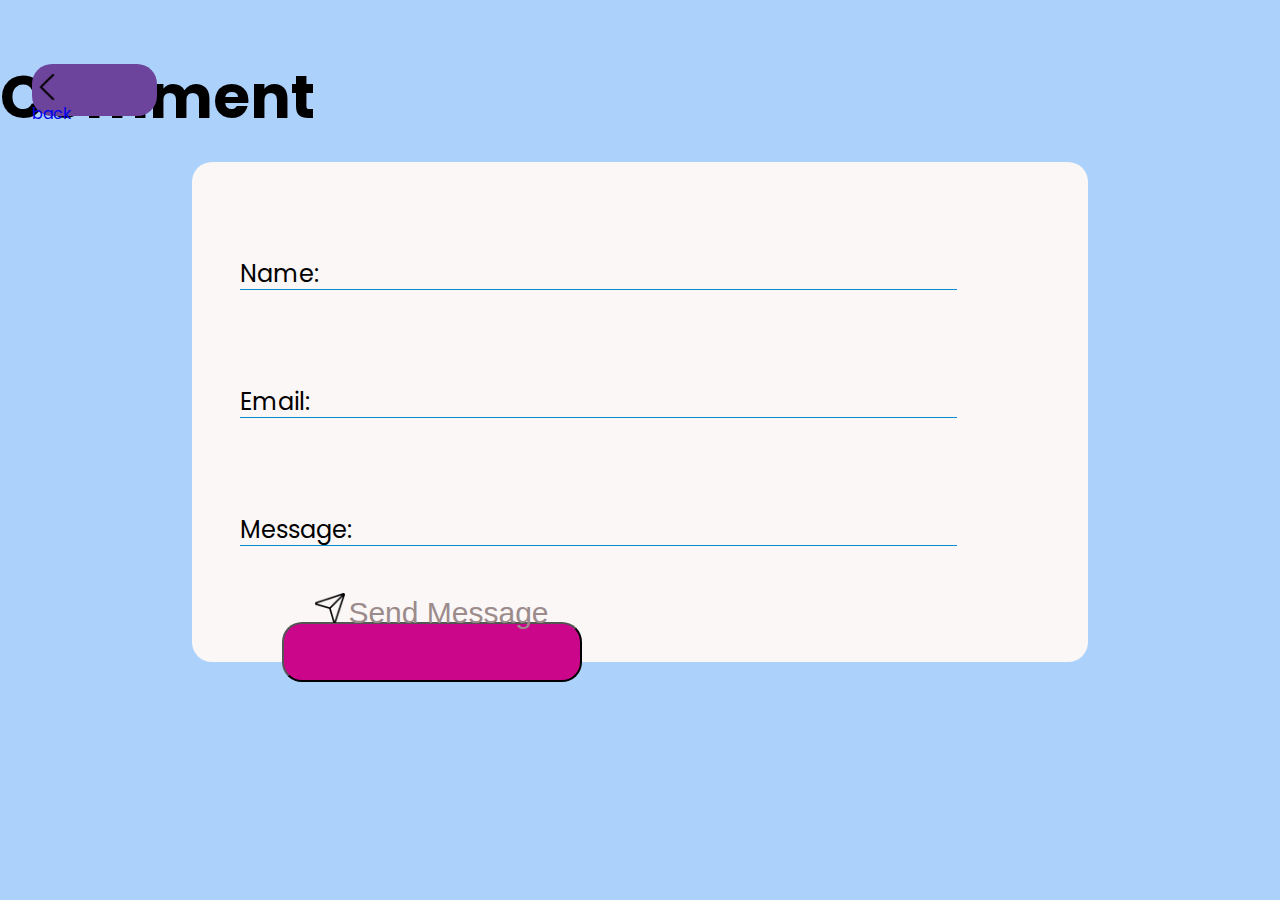
<file: comment.html>
<!DOCTYPE html>
<html lang="en">
<head>
    <meta charset="UTF-8">
    <meta name="viewport" content="width=device-width, initial-scale=1.0">
    <title>Careers related IT</title>
    <!-- link logo Website -->
    <link rel="shortcut icon" href="./Picture/icon.png" type="image/x-icon">
    <!-- link css ana Botstrap css -->
    <link rel="stylesheet" href="Style.css">
    <link href="https://cdn.jsdelivr.net/npm/bootstrap@5.0.2/dist/css/bootstrap.min.css" rel="stylesheet" integrity="sha384-EVSTQN3/azprG1Anm3QDgpJLIm9Nao0Yz1ztcQTwFspd3yD65VohhpuuCOmLASjC" crossorigin="anonymous">
    <!-- Link Bootstrap Javascript -->
    <script src="https://cdn.jsdelivr.net/npm/bootstrap@5.0.2/dist/js/bootstrap.bundle.min.js" integrity="sha384-MrcW6ZMFYlzcLA8Nl+NtUVF0sA7MsXsP1UyJoMp4YLEuNSfAP+JcXn/tWtIaxVXM" crossorigin="anonymous"></script>
</head>
<body>
    <nav id="comment">
        <a href="./Indxe.html">
            <div class="arrow d-flex">
                <img src="./Picture/picture arrow.png" alt="">
                <p class="fs-3 text-white">back</p>
            </div>
        </a>
        <div class="sec-logo text-center mt-5">
            <h1>Comment</h1>
        </div>
        <form class="box-login">
            <div class="user-box">
               <input type="name" name="" required="">
               <label for="name">Name:</label>
            </div>
            <div class="user-box">
               <input type="name" name="email" required="">
               <label for="name">Email:</label>
            </div>
            <div class="user-box">
               <input type="name" name="" required="">
               <label for="name">Message:</label>
            </div>
            <button class="send">
                <img src="./Picture/send.png" alt="">
                <a href="" class="message">Send Message</a>
            </button>
        </form>
    </nav>
</body>
</html>
</file>
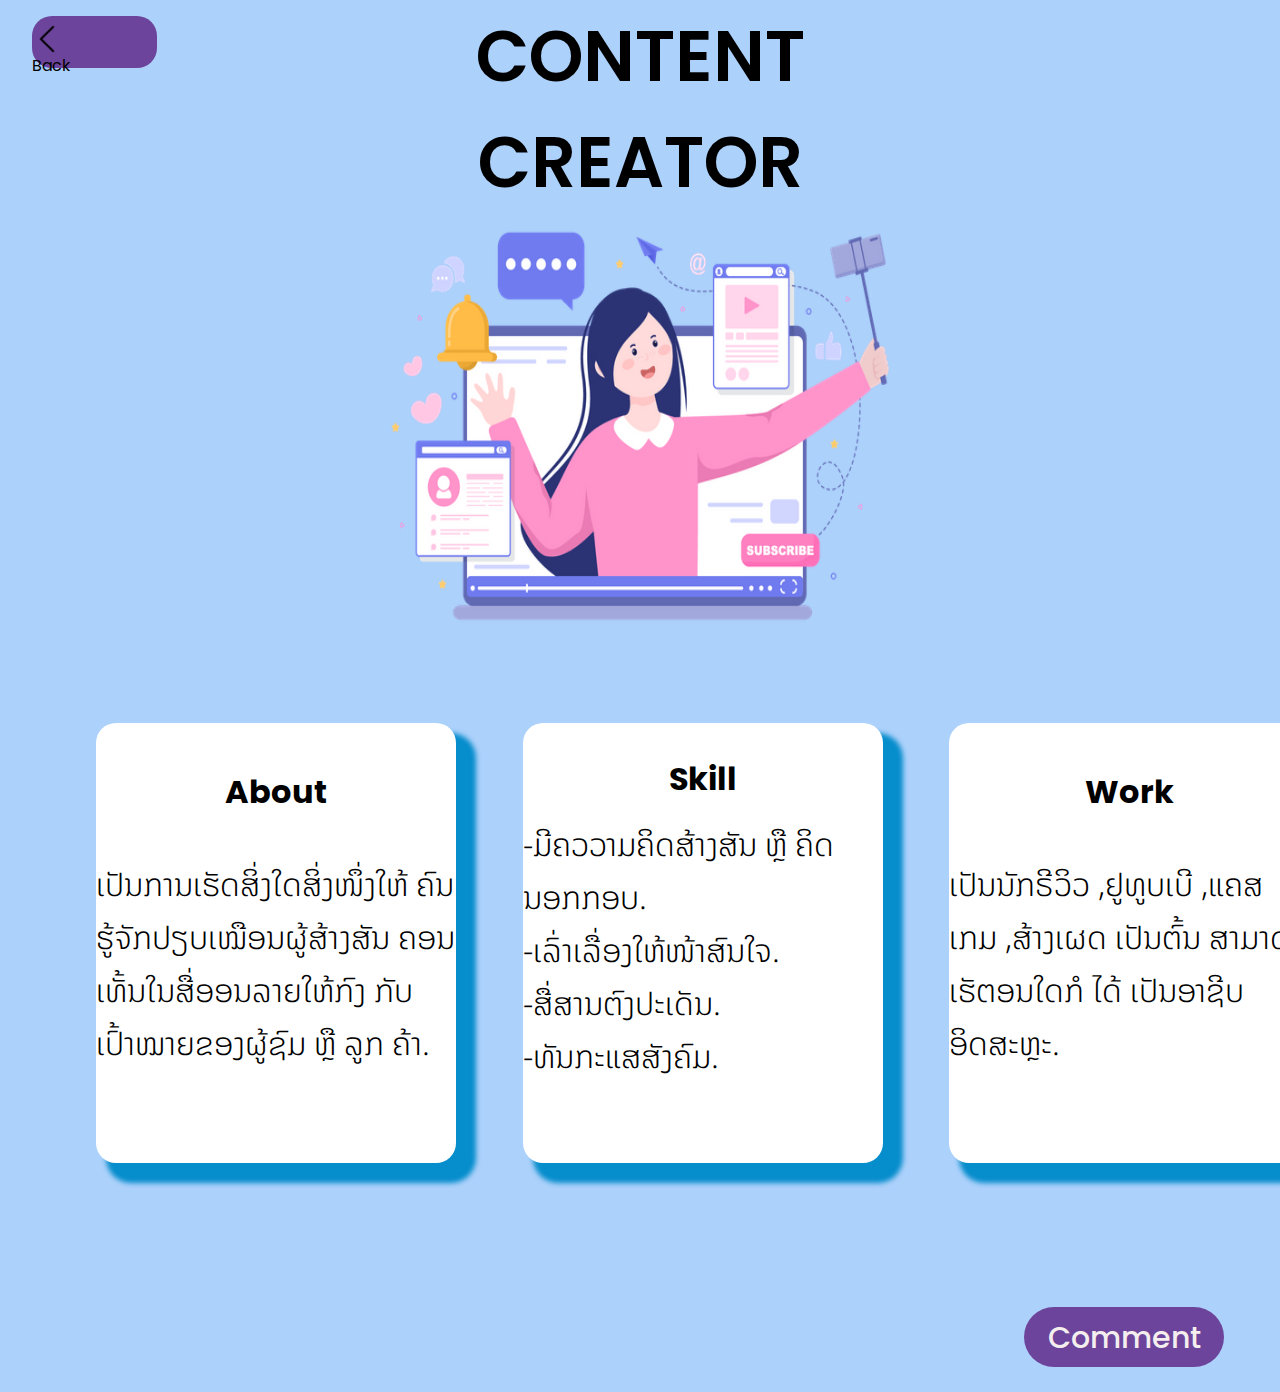
<file: Careers/Conten.html>
<!DOCTYPE html>
<html lang="en">
<head>
    <meta charset="UTF-8">
    <meta name="viewport" content="width=device-width, initial-scale=1.0">
    <title>Careers related IT</title>
    <!-- link logo Website -->
    <link rel="shortcut icon" href="../Picture/icon.png" type="image/x-icon">
    <!-- link css ana Botstrap css -->
    <link rel="stylesheet" href="../Style.css">
    <link href="https://cdn.jsdelivr.net/npm/bootstrap@5.0.2/dist/css/bootstrap.min.css" rel="stylesheet" integrity="sha384-EVSTQN3/azprG1Anm3QDgpJLIm9Nao0Yz1ztcQTwFspd3yD65VohhpuuCOmLASjC" crossorigin="anonymous">
    <!-- Link Bootstrap Javascript -->
    <script src="https://cdn.jsdelivr.net/npm/bootstrap@5.0.2/dist/js/bootstrap.bundle.min.js" integrity="sha384-MrcW6ZMFYlzcLA8Nl+NtUVF0sA7MsXsP1UyJoMp4YLEuNSfAP+JcXn/tWtIaxVXM" crossorigin="anonymous"></script>
</head>
<body>
    <section id="content">
        <div class="arrow ms-3 mt-6 d-flex" onclick="location.href = '../Indxe.html'">
            <img src="../Picture/picture arrow.png" alt="">
            <p class="fs-3 text-white">Back</p>
        </div>
        <div class="section d-flex">
            <div class="picture-name">
                <h1>CONTENT<br>CREATOR</h1>
            </div>
            <div class="picture">
                <img src="../Picture/contact.webp" alt="">
            </div>
        </div>
        <div class="box-contact">
            <div class="box-1">
                <h1 class="pt-4">About</h1>
                <p class="document start ms-3">
                    ເປັນການເຮັດສິ່ງໃດສິ່ງໜຶ່ງໃຫ້
                    ຄົນຮູ້ຈັກປຽບເໝືອນຜູ້ສ້າງສັນ
                    ຄອນເທັ້ນໃນສື່ອອນລາຍໃຫ້ກົງ
                    ກັບເປົ້າໝາຍຂອງຜູ້ຊົມ ຫຼື ລູກ
                    ຄ້າ.
                </p>
            </div>
            <div class="box-1">
                <h1 class="pt-4">Skill</h1>
                <p class="document start ms-3">
                    -ມີຄວວາມຄິດສ້າງສັນ ຫຼື ຄິດ
                    ນອກກອບ. <br>
                    -ເລົ່າເລື່ອງໃຫ້ໜ້າສົນໃຈ. <br>
                    -ສື່ສານຕົງປະເດັນ. <br>
                    -ທັນກະແສສັງຄົມ.
                </p>
            </div>
            <div class="box-1">
                <h1 class="pt-4">Work</h1>
                <p class="document start pb-5 ms-3">
                    ເປັນນັກຣີວິວ
                    ,ຢູທູບເບີ
                    ,ແຄສເກມ
                    ,ສ້າງເຜດ
                    ເປັນຕົ້ນ ສາມາດເຮັຕອນໃດກໍ
                    ໄດ້ ເປັນອາຊີບອິດສະຫຼະ.
                </p>
            </div>
        </div>
        <div class="comment">
            <a href="/comment.html">Comment</a>
        </div>
    </section>
</body>
</html>
</file>
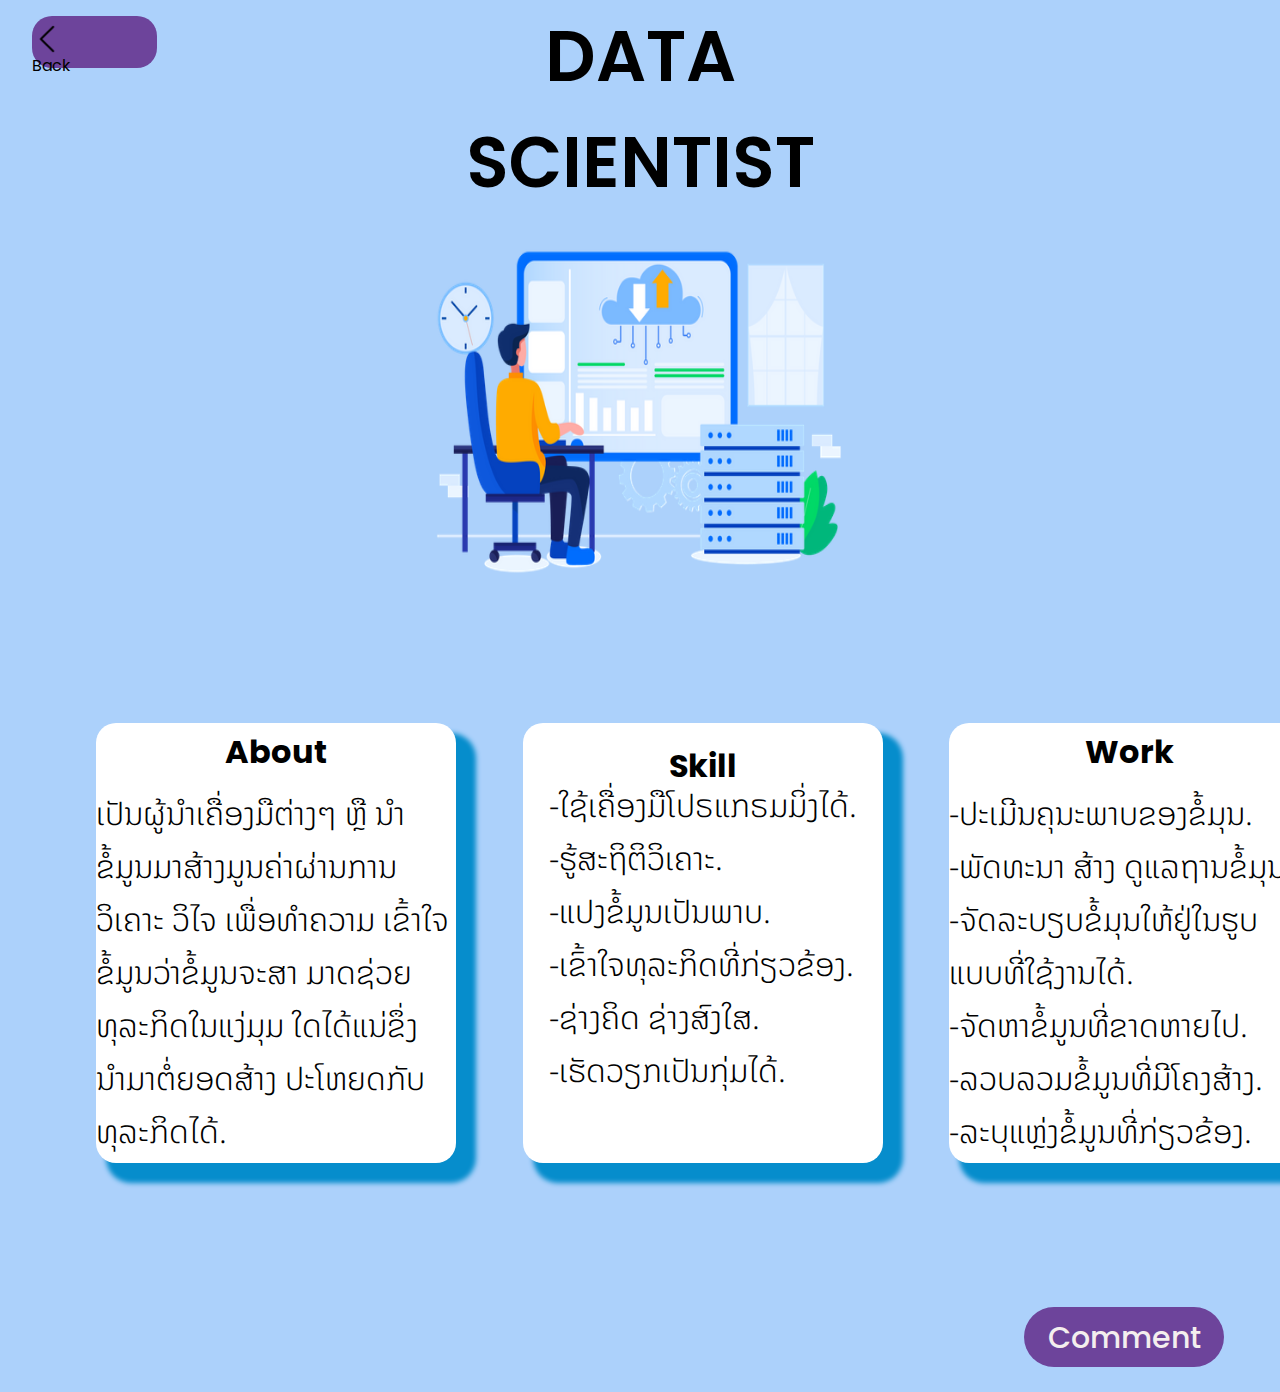
<file: Careers/Data.html>
<!DOCTYPE html>
<html lang="en">
<head>
    <meta charset="UTF-8">
    <meta name="viewport" content="width=device-width, initial-scale=1.0">
    <title>Careers related IT</title>
    <!-- link logo Website -->
    <link rel="shortcut icon" href="../Picture/icon.png" type="image/x-icon">
    <!-- link css ana Botstrap css -->
    <link rel="stylesheet" href="../Style.css">
    <link href="https://cdn.jsdelivr.net/npm/bootstrap@5.0.2/dist/css/bootstrap.min.css" rel="stylesheet" integrity="sha384-EVSTQN3/azprG1Anm3QDgpJLIm9Nao0Yz1ztcQTwFspd3yD65VohhpuuCOmLASjC" crossorigin="anonymous">
    <!-- Link Bootstrap Javascript -->
    <script src="https://cdn.jsdelivr.net/npm/bootstrap@5.0.2/dist/js/bootstrap.bundle.min.js" integrity="sha384-MrcW6ZMFYlzcLA8Nl+NtUVF0sA7MsXsP1UyJoMp4YLEuNSfAP+JcXn/tWtIaxVXM" crossorigin="anonymous"></script>
</head>
<body>
    <section id="data">
        <div class="arrow ms-3 mt-6 d-flex" onclick="location.href = '../Indxe.html'">
            <img src="../Picture/picture arrow.png" alt="">
            <p class="fs-3 text-white">Back</p>
        </div>
        <div class="section d-flex">
            <div class="picture-name">
                <h1>DATA <br> SCIENTIST</h1>
            </div>
            <div class="picture">
                <img src="../Picture/data.png" alt="">
            </div>
        </div>
        <div class="box-contact">
            <div class="box-1">
                <h1 class="pt-4">About</h1>
                <p class="document ms-3">
                    ເປັນຜູ້ນຳເຄື່ອງມືຕ່າງໆ ຫຼື ນຳ
                    ຂໍ້ມູນມາສ້າງມູນຄ່າຜ່ານການ
                    ວິເຄາະ ວິໄຈ ເພື່ອທຳຄວາມ
                    ເຂົ້າໃຈຂໍ້ມູນວ່າຂໍ້ມູນຈະສາ
                    ມາດຊ່ວຍທຸລະກິດໃນແງ່ມຸມ
                    ໃດໄດ້ແນ່ຂຶ່ງນຳມາຕໍ່ຍອດສ້າງ
                    ປະໂຫຍດກັບທຸລະກິດໄດ້.
                </p>
            </div>
            <div class="box-1">
                <h1>Skill</h1>
                <p class="document start ms-3">
                    -ໃຊ້ເຄື່ອງມືໂປຣແກຣມມິ່ງໄດ້. <br>
                    -ຮູ້ສະຖິຕິວິເຄາະ. <br>
                    -ແປງຂໍ້ມູນເປັນພາບ. <br>
                    -ເຂົ້າໃຈທຸລະກິດທີ່ກ່ຽວຂ້ອງ. <br>
                    -ຊ່າງຄິດ ຊ່າງສົງໃສ. <br>
                    -ເຮັດວຽກເປັນກຸ່ມໄດ້.
                </p>
            </div>
            <div class="box-1">
                <h1>Work</h1>
                <p class="document ms-2">
                    -ປະເມີນຄຸນະພາບຂອງຂໍ້ມຸນ. <br>
                    -ພັດທະນາ ສ້າງ ດູແລຖານຂໍ້ມຸນ. <br>
                    -ຈັດລະບຽບຂໍ້ມຸນໃຫ້ຢູ່ໃນຮູບ
                    ແບບທີ່ໃຊ້ງານໄດ້. <br>
                    -ຈັດຫາຂໍ້ມູນທີ່ຂາດຫາຍໄປ. <br>
                    -ລວບລວມຂໍ້ມູນທີ່ມີໂຄງສ້າງ. <br>
                    -ລະບຸແຫຼ່ງຂໍ້ມູນທີ່ກ່ຽວຂ້ອງ.
                </p>
            </div>
        </div>
        <div class="comment">
            <a href="/comment.html">Comment</a>
        </div>
    </section>
</body>
</html>
</file>
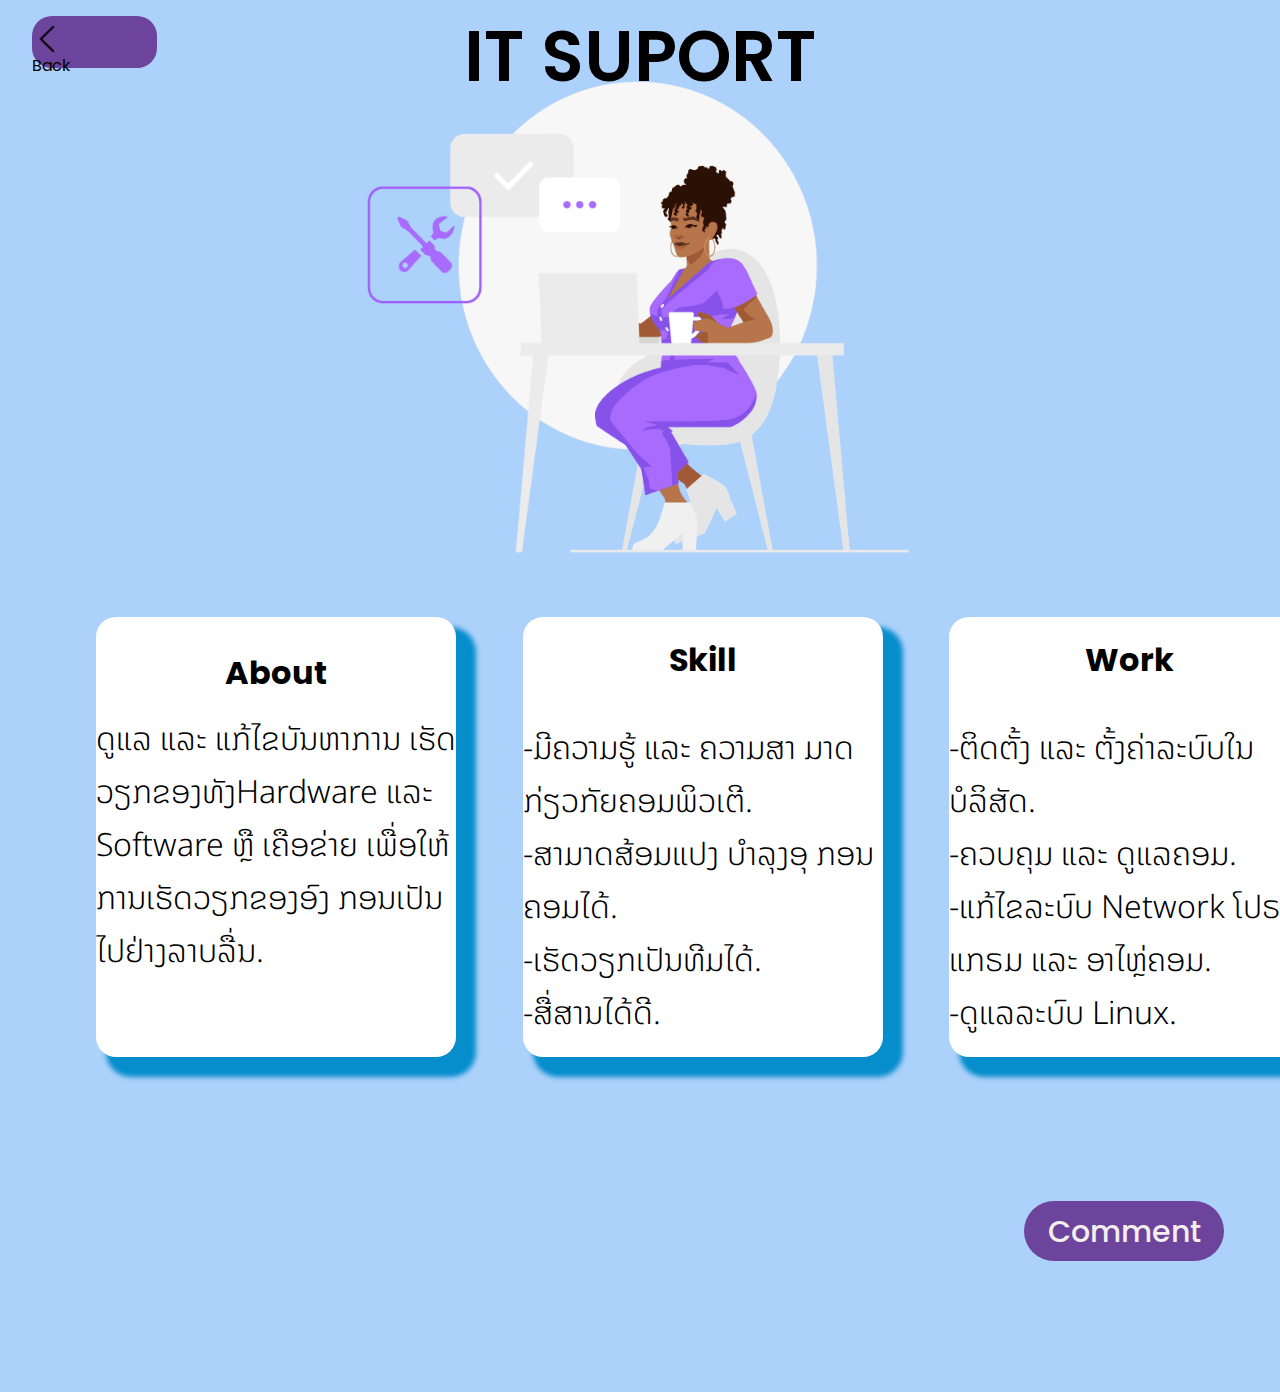
<file: Careers/IT suport.html>
<!DOCTYPE html>
<html lang="en">
<head>
    <meta charset="UTF-8">
    <meta name="viewport" content="width=device-width, initial-scale=1.0">
    <title>Career relared  IT</title>
    <!-- link logo Website -->
    <link rel="shortcut icon" href="../Picture/icon.png" type="image/x-icon">
    <!-- link css ana Botstrap css -->
    <link rel="stylesheet" href="../Style.css">
    <link href="https://cdn.jsdelivr.net/npm/bootstrap@5.0.2/dist/css/bootstrap.min.css" rel="stylesheet" integrity="sha384-EVSTQN3/azprG1Anm3QDgpJLIm9Nao0Yz1ztcQTwFspd3yD65VohhpuuCOmLASjC" crossorigin="anonymous">
    <!-- Link Bootstrap Javascript -->
    <script src="https://cdn.jsdelivr.net/npm/bootstrap@5.0.2/dist/js/bootstrap.bundle.min.js" integrity="sha384-MrcW6ZMFYlzcLA8Nl+NtUVF0sA7MsXsP1UyJoMp4YLEuNSfAP+JcXn/tWtIaxVXM" crossorigin="anonymous"></script>
</head>
<body>
    <section id="suport">
        <div class="arrow ms-3 mt-6 d-flex" onclick="location.href = '../Indxe.html'">
            <img src="../Picture/picture arrow.png" alt="">
            <p class="fs-3 text-white">Back</p>
        </div>
        <div class="section d-flex">
            <div class="picture-name">
                <h1>IT SUPORT</h1>
            </div>
            <div class="picture">
                <img src="../Picture/sup.png" alt="">
            </div>
        </div>
        <div class="box-contact">
            <div class="box-1">
                <h1 class="pt-4">About</h1>
                <p class="document start ms-3">
                    ດູແລ ແລະ ແກ້ໄຂບັນຫາການ
                    ເຮັດວຽກຂອງທັງHardware
                    ແລະ Software ຫຼື ເຄືອຂ່າຍ
                    ເພື່ອໃຫ້ການເຮັດວຽກຂອງອົງ
                    ກອນເປັນໄປຢ່າງລາບລື່ນ.
                </p>
            </div>
            <div class="box-1">
                <h1 class="pt-4">Skill</h1>
                <p class="document pb-4 ms-3">
                    -ມີຄວາມຮູ້ ແລະ ຄວາມສາ
                    ມາດກ່ຽວກັຍຄອມພິວເຕີ. <br>
                    -ສາມາດສ້ອມແປງ ບຳລຸງອຸ
                    ກອນຄອມໄດ້. <br>
                    -ເຮັດວຽກເປັນທີມໄດ້. <br>
                    -ສື່ສານໄດ້ດີ.
                </p>
            </div>
            <div class="box-1">
                <h1 class="pt-4">Work</h1>
                <p class="document pb-4 ms-3">
                    -ຕິດຕັ້ງ ແລະ ຕັ້ງຄ່າລະບົບໃນ
                    ບໍລິສັດ. <br>
                    -ຄວບຄຸມ ແລະ ດູແລຄອມ. <br>
                    -ແກ້ໄຂລະບົບ Network ໂປຣແກຣມ ແລະ ອາໄຫຼ່ຄອມ. <br>
                    -ດູແລລະບົບ Linux.
                </p>
            </div>
        </div>
        <div class="comment">
            <a href="/comment.html">Comment</a>
        </div>
    </section>
</body>
</html>
</file>
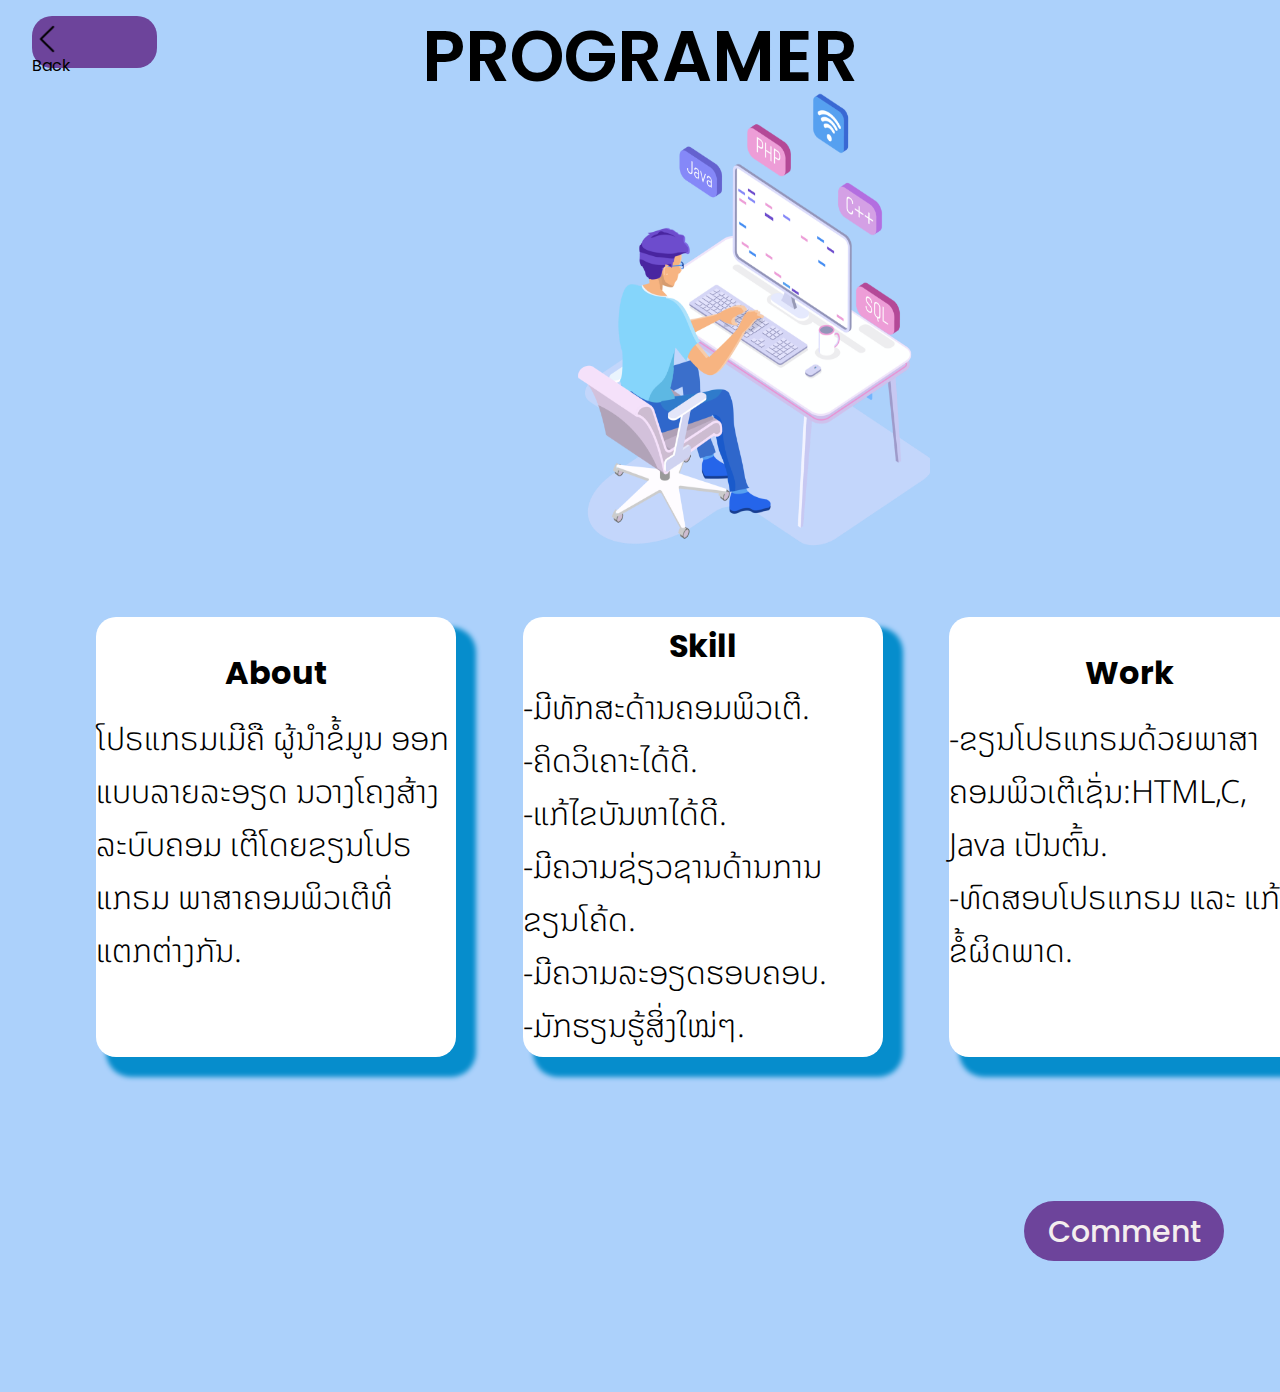
<file: Careers/Programer.html>
<!DOCTYPE html>
<html lang="en">
<head>
    <meta charset="UTF-8">
    <meta name="viewport" content="width=device-width, initial-scale=1.0">
    <title>Careers related IT</title>
    <!-- link logo Website -->
    <link rel="shortcut icon" href="../Picture/icon.png" type="image/x-icon">
    <!-- link css ana Botstrap css -->
    <link rel="stylesheet" href="../Style.css">
    <link href="https://cdn.jsdelivr.net/npm/bootstrap@5.0.2/dist/css/bootstrap.min.css" rel="stylesheet" integrity="sha384-EVSTQN3/azprG1Anm3QDgpJLIm9Nao0Yz1ztcQTwFspd3yD65VohhpuuCOmLASjC" crossorigin="anonymous">
    <!-- Link Bootstrap Javascript -->
    <script src="https://cdn.jsdelivr.net/npm/bootstrap@5.0.2/dist/js/bootstrap.bundle.min.js" integrity="sha384-MrcW6ZMFYlzcLA8Nl+NtUVF0sA7MsXsP1UyJoMp4YLEuNSfAP+JcXn/tWtIaxVXM" crossorigin="anonymous"></script>
</head>
<body>
    <section id="porgramer">
        <div class="arrow ms-3 mt-6 d-flex" onclick="location.href = '../Indxe.html'">
            <img src="../Picture/picture arrow.png" alt="">
            <p class="fs-3 text-white">Back</p>
        </div>
        <div class="section d-flex">
            <div class="picture-name">
                <h1>PROGRAMER</h1>
            </div>
            <div class="picture">
                <img src="../Picture/programe.webp" alt="">
            </div>
        </div>
        <div class="box-contact">
            <div class="box-1">
                <h1 class="pt-4">About</h1>
                <p class="document start ms-4">
                    ໂປຣແກຣມເມີຄື ຜູ້ນຳຂໍ້ມູນ
                    ອອກແບບລາຍລະອຽດ
                    ນວາງໂຄງສ້າງລະບົບຄອມ
                    ເຕີໂດຍຂຽນໂປຣແກຣມ
                    ພາສາຄອມພິວເຕີທີ່ແຕກຕ່າງກັນ.
                </p>
            </div>
            <div class="box-1">
                <h1 class="pt-5">Skill</h1>
                <p class="document ms-3">
                    -ມີທັກສະດ້ານຄອມພິວເຕີ. <br>
                    -ຄິດວິເຄາະໄດ້ດີ. <br>
                    -ແກ້ໄຂບັນຫາໄດ້ດີ. <br>
                    -ມີຄວາມຊ່ຽວຊານດ້ານການ
                     ຂຽນໂຄ້ດ. <br>
                    -ມີຄວາມລະອຽດຮອບຄອບ. <br>
                    -ມັກຮຽນຮູ້ສິ່ງໃໝ່ໆ.
                </p>
            </div>
            <div class="box-1">
                <h1 class="pt-4">Work</h1>
                <p class="document start ms-3">
                    -ຂຽນໂປຣແກຣມດ້ວຍພາສາ
                    ຄອມພິວເຕີເຊັ່ນ:HTML,C,
                    Java ເປັນຕົ້ນ. <br>
                    -ທົດສອບໂປຣແກຣມ ແລະ 
                    ແກ້ໄຂຂໍ້ຜິດພາດ.
                </p>
            </div>
        </div>
        <div class="comment">
            <a href="/comment.html">Comment</a>
        </div>
    </section>
</body>
</html>
</file>
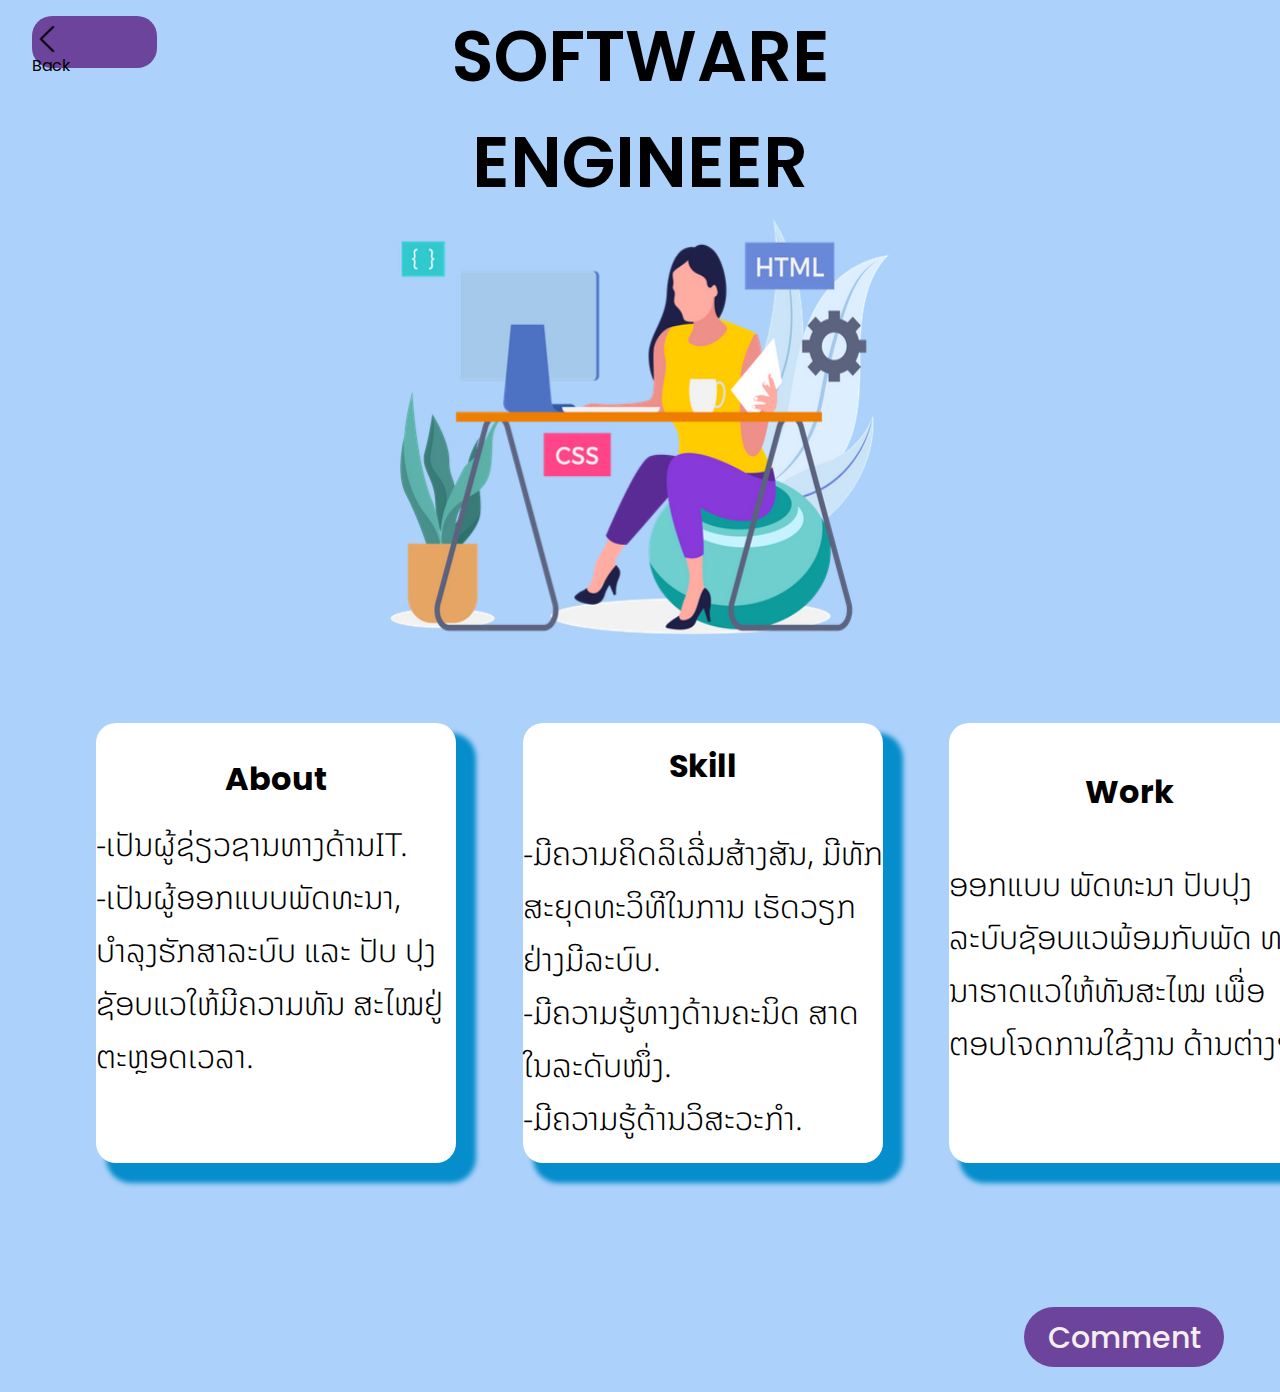
<file: Careers/Software.html>
<!DOCTYPE html>
<html lang="en">
<head>
    <meta charset="UTF-8">
    <meta name="viewport" content="width=device-width, initial-scale=1.0">
    <title>Careers related IT</title>
    <!-- link logo Website -->
    <link rel="shortcut icon" href="../Picture/icon.png" type="image/x-icon">
    <!-- link css ana Botstrap css -->
    <link rel="stylesheet" href="../Style.css">
    <link href="https://cdn.jsdelivr.net/npm/bootstrap@5.0.2/dist/css/bootstrap.min.css" rel="stylesheet" integrity="sha384-EVSTQN3/azprG1Anm3QDgpJLIm9Nao0Yz1ztcQTwFspd3yD65VohhpuuCOmLASjC" crossorigin="anonymous">
    <!-- Link Bootstrap Javascript -->
    <script src="https://cdn.jsdelivr.net/npm/bootstrap@5.0.2/dist/js/bootstrap.bundle.min.js" integrity="sha384-MrcW6ZMFYlzcLA8Nl+NtUVF0sA7MsXsP1UyJoMp4YLEuNSfAP+JcXn/tWtIaxVXM" crossorigin="anonymous"></script>
</head>
<body>
    <section id="soft">
        <div class="arrow ms-3 mt-6 d-flex" onclick="location.href = '../Indxe.html'">
            <img src="../Picture/picture arrow.png" alt="">
            <p class="fs-3 text-white">Back</p>
        </div>
        <div class="section d-flex">
            <div class="picture-name">
                <h1>SOFTWARE <br>ENGINEER</h1>
            </div>
            <div class="picture">
                <img src="../Picture/software2.webp" alt="">
            </div>
        </div>
        <div class="box-contact">
            <div class="box-1">
                <h1>About</h1>
                <p class="document start pb-4 ms-3">
                    -ເປັນຜູ້ຊ່ຽວຊານທາງດ້ານIT.
                    -ເປັນຜູ້ອອກແບບພັດທະນາ, 
                    ບຳລຸງຮັກສາລະບົບ ແລະ ປັບ
                    ປຸງຊັອບແວໃຫ້ມີຄວາມທັນ
                    ສະໄໝຢູ່ຕະຫຼອດເວລາ.
                </p>
            </div>
            <div class="box-1">
                <h1 class="pt-4">Skill</h1>
                <p class="document pb-5 ms-3">
                    -ມີຄວາມຄິດລິເລີ່ມສ້າງສັນ,
                    ມີທັກສະຍຸດທະວິທີໃນການ
                    ເຮັດວຽກຢ່າງມີລະບົບ. <br>
                    -ມີຄວາມຮູ້ທາງດ້ານຄະນິດ
                    ສາດໃນລະດັບໜຶ່ງ. <br>
                    -ມີຄວາມຮູ້ດ້ານວິສະວະກຳ.
                </p>
            </div>
            <div class="box-1">
                <h1>Work</h1>
                <p class="document start pb-5 mb-1 ms-3">
                    ອອກແບບ ພັດທະນາ ປັບປຸງ
                    ລະບົບຊັອບແວພ້ອມກັບພັດ
                    ທະນາຮາດແວໃຫ້ທັນສະໄໝ
                    ເພື່ອຕອບໂຈດການໃຊ້ງານ
                    ດ້ານຕ່າງໆ. 
                </p>
            </div>
        </div>
        <div class="comment">
            <a href="/comment.html">Comment</a>
        </div>
    </section>
</body>
</html>
</file>
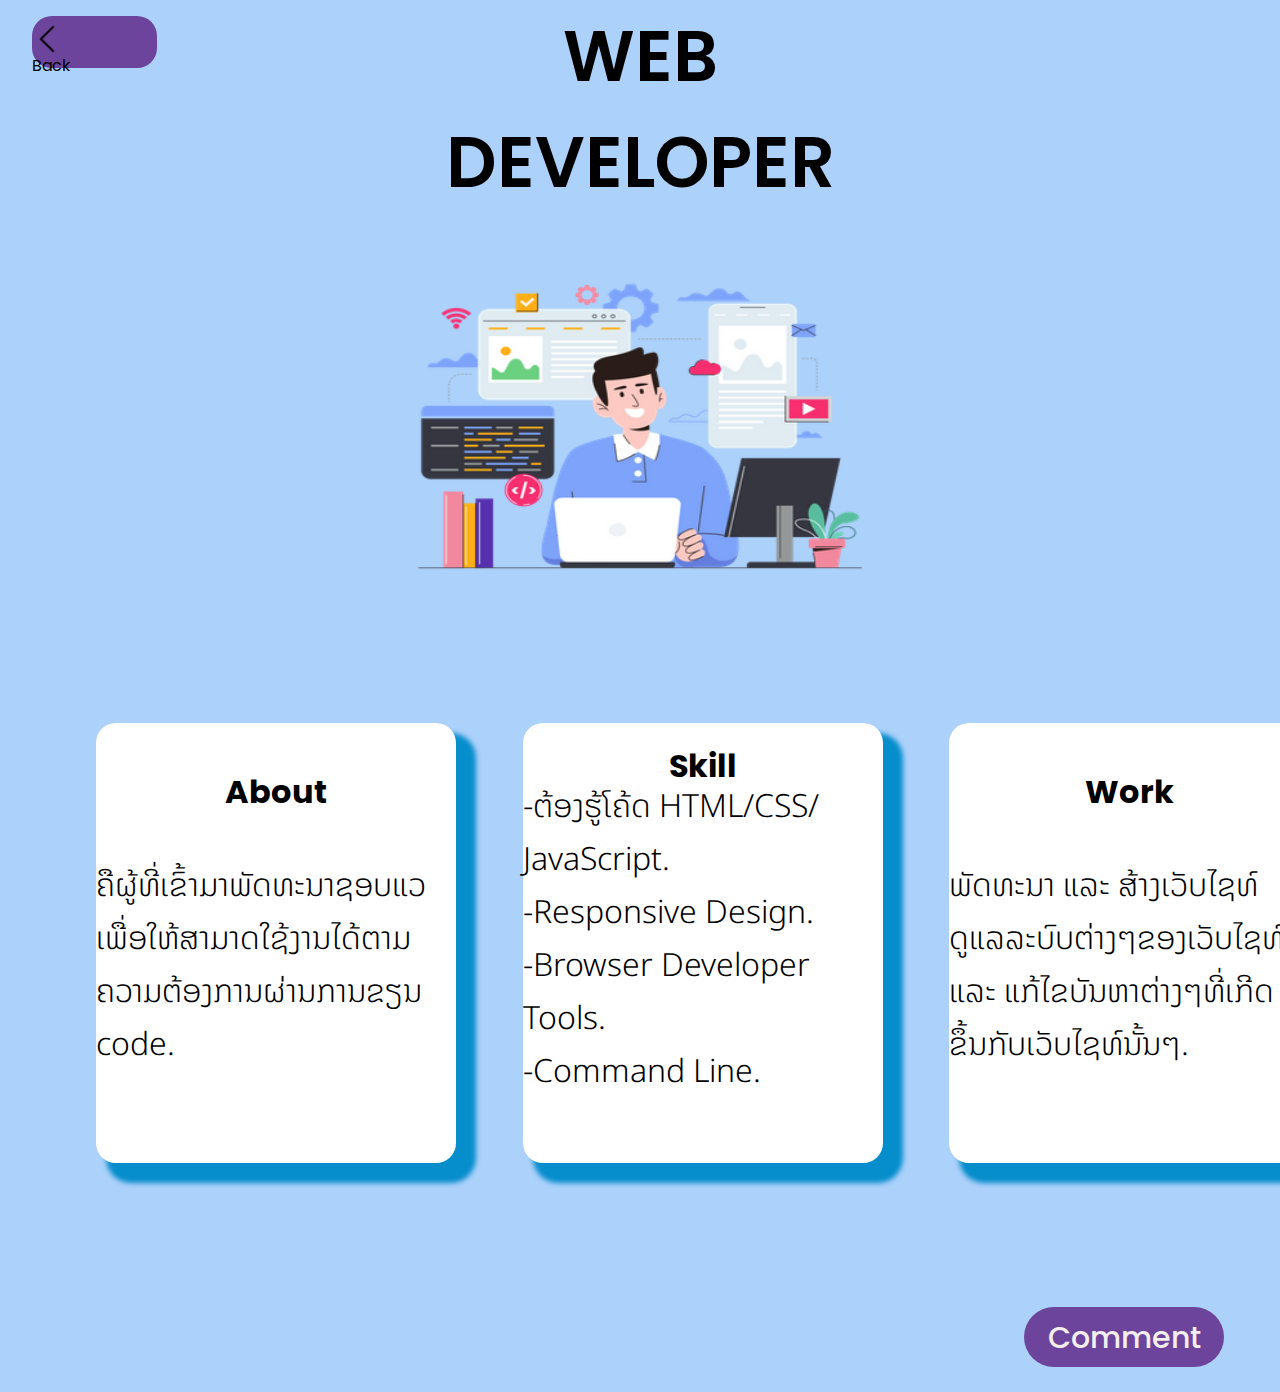
<file: Careers/Web Deverloper.html>
<!DOCTYPE html>
<html lang="en">
<head>
    <meta charset="UTF-8">
    <meta name="viewport" content="width=device-width, initial-scale=1.0">
    <title>Careers related IT</title>
    <!-- link logo Website -->
    <link rel="shortcut icon" href="../Picture/icon.png" type="image/x-icon">
    <!-- link css ana Botstrap css -->
    <link rel="stylesheet" href="../Style.css">
    <link href="https://cdn.jsdelivr.net/npm/bootstrap@5.0.2/dist/css/bootstrap.min.css" rel="stylesheet" integrity="sha384-EVSTQN3/azprG1Anm3QDgpJLIm9Nao0Yz1ztcQTwFspd3yD65VohhpuuCOmLASjC" crossorigin="anonymous">
    <!-- Link Bootstrap Javascript -->
    <script src="https://cdn.jsdelivr.net/npm/bootstrap@5.0.2/dist/js/bootstrap.bundle.min.js" integrity="sha384-MrcW6ZMFYlzcLA8Nl+NtUVF0sA7MsXsP1UyJoMp4YLEuNSfAP+JcXn/tWtIaxVXM" crossorigin="anonymous"></script>
</head>
<body>
    <section id="web">
        <div class="arrow ms-3 mt-6 d-flex" onclick="location.href = '../Indxe.html'">
            <img src="../Picture/picture arrow.png" alt="">
            <p class="fs-3 text-white">Back</p>
        </div>
        <div class="section d-flex">
            <div class="picture-name">
                <h1>WEB<br>DEVELOPER</h1>
            </div>
            <div class="picture">
                <img src="../Picture/web de.webp" alt="">
            </div>
        </div>
        <div class="box-contact">
            <div class="box-1">
                <h1 class="pt-4">About</h1>
                <p class="document start pb-5 ms-3">
                    ຄືຜູ້ທີ່ເຂົ້າມາພັດທະນາຊອບແວ
                    ເພື່ອໃຫ້ສາມາດໃຊ້ງານໄດ້ຕາມ
                    ຄວາມຕ້ອງການຜ່ານການຂຽນ
                    code.
                </p>
            </div>
            <div class="box-1">
                <h1 class="pt-4">Skill</h1>
                <p class="document start pt-5 ms-3">
                    -ຕ້ອງຮູ້ໂຄ້ດ HTML/CSS/
                    JavaScript. <br>
                    -Responsive Design. <br>
                    -Browser Developer
                    Tools. <br>
                    -Command Line.
                </p>
            </div>
            <div class="box-1">
                <h1>Work</h1>
                <p class="document start pb-5 ms-3">
                    ພັດທະນາ ແລະ ສ້າງເວັບໄຊທ໌
                    ດູແລລະບົບຕ່າງໆຂອງເວັບໄຊທ໌
                    ແລະ ແກ້ໄຂບັນຫາຕ່າງໆທີ່ເກີດ
                    ຂຶ້ນກັບເວັບໄຊທ໌ນັ້ນໆ.
                </p>
            </div>
        </div>
        <div class="comment">
            <a href="/comment.html">Comment</a>
        </div>
    </section>
</body>
</html>
</file>
<file: Style.css>
/* Link font */
@import url('https://fonts.googleapis.com/css2?family=Jolly+Lodger&family=Labrada&family=Lato&family=Noto+Sans:ital,wght@0,200;0,500;1,300;1,600&family=Orbitron&family=Permanent+Marker&family=Poppins:ital,wght@0,400;0,500;1,300&family=Roboto+Mono:ital,wght@1,300;1,400;1,500;1,600&display=swap');
@import url('https://fonts.googleapis.com/css2?family=Labrada&family=Lato&family=Noto+Sans+Lao:wght@300;500;600&family=Noto+Sans:ital,wght@0,200;0,500;1,300;1,600&family=Orbitron&family=Permanent+Marker&family=Poppins:ital,wght@0,400;0,500;1,300&family=Roboto+Mono:ital,wght@1,300;1,400;1,500;1,600&display=swap');

/* GNERAL */

*{
    padding: 0 !important;
    margin: 0 !important;
    text-decoration: none !important;
    list-style: none !important;
    box-sizing: border-box !important;
}

/* HTML BODY */

html{
    scroll-behavior: smooth;
}

body{
    font-family: 'Poppins' , sans-serif;
    height: 100vh;
}




/* HOME HEADER */
header{
    height: 100vh;
    width: 1400px;
    background-image: url(./Picture/background.jpg);
    background-size: cover;
    background-repeat: no-repeat;
}


.menu-liste {
    width: 1440px;
    display: flex;
    justify-content: center;
    gap: 6rem;
    align-items: center;
    background-color: #6D449B;
    width: 1790px;
    height: 10vh;
}

.menu-liste a {
    font-size: 1.5rem;
    font-weight: 600;
    color: #fff;
    transition: all 0.5s ease-in-out;
}

.menu-liste a:hover {
    border-bottom: 3px solid #000;
    color: rgb(0, 17, 255);
}


.element{
    width: 100%;
    height: 30vh;
    position: absolute;
    bottom: 0;
    top: 10rem;
    right: 6rem;    
}
.element_2{
    position: relative;
    left: 3rem;
}

.element h1{
    font-size: 6rem;
    font-weight: 700;
}
.element_2 h2 {
    font-size: 4rem;
}



/* CAREERS SECTION */
section{
    position: relative;
    top: -3rem;
    background-color: #ACD1FB;
    width: 100%;
    height: 160vh;
}

.scetion-box {
    display: grid;
    grid-template-columns: 1fr 1fr 1fr;
    column-gap: 7rem;
    height: 140vh;
    width: 100%;
    row-gap: 5px;
    text-align: center;
    align-items: center;
}


.box{
    position: relative;
    left: 6rem;
    border-radius: 20px;
    width: 400px;
    height: 500px;
    background-color: #fff;
    transition: all 0.5s ease-in-out;
}
.box:hover{
    box-shadow:  15px 15px 15px 10px #068dcc;
    transform: translateY(-4px);
}

.box h1 {
    position: relative;
    top: 3rem;
    color: #000;
}
.sec-logo h1{
    font-size: 60px;
}
.img{
    width:30px;
    height: 30px;
}

.box img{
    position: relative;
    top: 3rem;
    width: 300px;
    height: 276px;
}



/* ELEMENT SECTIOM */

.section{
    align-items: center;
    text-align: center;
    justify-content: space-around;
}

.box-contact{
    display: grid;
    grid-template-columns: 1fr 1fr 1fr;
    width: 100%;
}

.box-1{
    position: relative;
    left: 6rem;
    display: grid;
    box-shadow:  15px 15px 5px 5px #068dcc;
    border-radius: 20px;
    background-color: #fff;  
    width: 360px;
    height: 440px;
    align-items: center;
    justify-content: center;
}
.box-1 h1 {
    text-align: center;
}
.document{
    font-size: 2rem;
    font-weight: 300;
    font-family: 'Noto Sans Lao', sans-serif;
}

.picture-name h1 {
    font-size: 70px;
    font-weight: 600;
}


.picture img{
    width: 580px;
    height: 500px;
    border-radius: 30px;
    transition: all 0.5s ease;
}


.start{
    position: relative;
    top: -3rem;
}


/* NAV COMMENT */

nav {
    height: 100vh;
    background-color:  #ACD1FB;
}

.box-login{
    position: relative;
    top: 30%;
    left: 50%;
    width: 70%;
    transform: translate(-50%,-50%);
    background-color: #fbf7f7;
    height: 500px;
    border-radius: 20px;
    line-height: 8rem;
    transition: all .5s ease;
}

.box-login:hover {
    box-shadow: 5px 6px 10px 10px #068dcc;
}


.user-box {
    position: relative;
    top: 3rem;
    left: 3rem;
}

.user-box input {
    width: 80%;
    height: 30px;
    font-size: 16px;
    margin-bottom: 30px;
    border: none;
    border-bottom: 1px solid #068dcc;
    outline: none;
    background: transparent;
}

.user-box label{
    position: absolute;
    top: 0;
    left: 0;
    padding: 10px 0;
    font-size: 1.5rem;
    pointer-events: none;
    transition: 0.5s;
}


.user-box input:focus ~ label,
.user-box input:valid ~ label{
    top: -50px;
    left: 0;
    color: #cc068a;
}


.send {
    position: relative;
    top: 3rem;
    left: 10%;
    width: 300px;
    text-align: center;
    align-items: center;
    height: 60px;
    border-radius: 20px;
    background-color: #cc068a;
    transition: all .5s ease;
}

.send:hover {
    box-shadow: 5px 3px 4px 3px #930464;
    transform: translateX(4px);
}

.send a ,img {
    text-align: center;
    position: relative;
    top: -2.5rem;
    font-size: 30px;
    color: #9c8b8b;
    transition: all 0.5s ease;
}

.send a:hover {
    color: #4f0436;
}

.send img {
    width: 30px;
}
.comment {
    background-color: #6D449B;
    position: relative;
    top: 10%;
    left: 80%;
    width: 200px;
    height: 60px;
    border-radius: 30px;
    text-align: center;
    transition: all .5s ease;
}

.comment a {
    position: relative;
    top: 0.5rem;
    font-size: 30px;
    font-weight: 500;
    color: #f4eeee;
    transition: all .5s ease;
}

.comment a:hover {
    color: #f4eeee;
}


.comment:hover{
    color: #0d0e0d;
    transform: translate(5px);
    box-shadow: 3px 3px 5px 5px #cc068a;
}



/* arrow */

.arrow {
    position: relative;
    left: 2rem;
    top: 4rem;
    background-color: #6D449B;
    border-radius: 20px;
    width: 125px;
    height: 52px;
    cursor: pointer;
    transition: all 0.5s ease-out;
}

.arrow:hover {
    background-color: rgb(22, 225, 100);

}

.arrow-1 {
    position: absolute;
    bottom: -2rem;
    right: 2rem;
}

.arrow-1 img {
    width: 50px;
    height: 50px;
    transition: all 0.5s ease;
}

.arrow-1 img:hover {
    transform: translateY(-5px);
    box-shadow: 0 0 10px 5px ;
}

.arrow img{
    position: relative;
    top: 0.5rem;
    width: 30px;
    height: 30px;
    color: #fff;
}



/* CONTACT FOOTER */

footer{
    position: relative;
    top: -3rem;
    background-color: #ACD1FB;
    height: 100vh;
}
.porfile-section{
    display: grid;
    grid-template-columns: 1fr 1fr 1fr;
    column-gap: 4rem;
    width: 100%;
}

.porfile1{
    text-align: center;
    position: relative;
    top: 8rem;
    height: 17vh;
}
a h1 {
    transition: all 0.3s ease;
    width: 100%;
}
a h1:hover {
    color: blue;
    transform: translateY(-5px);
}
.icon img {
    position: relative;
    left: 1.5rem;
    width: 60px;
    height: 60px;
}
</file>
